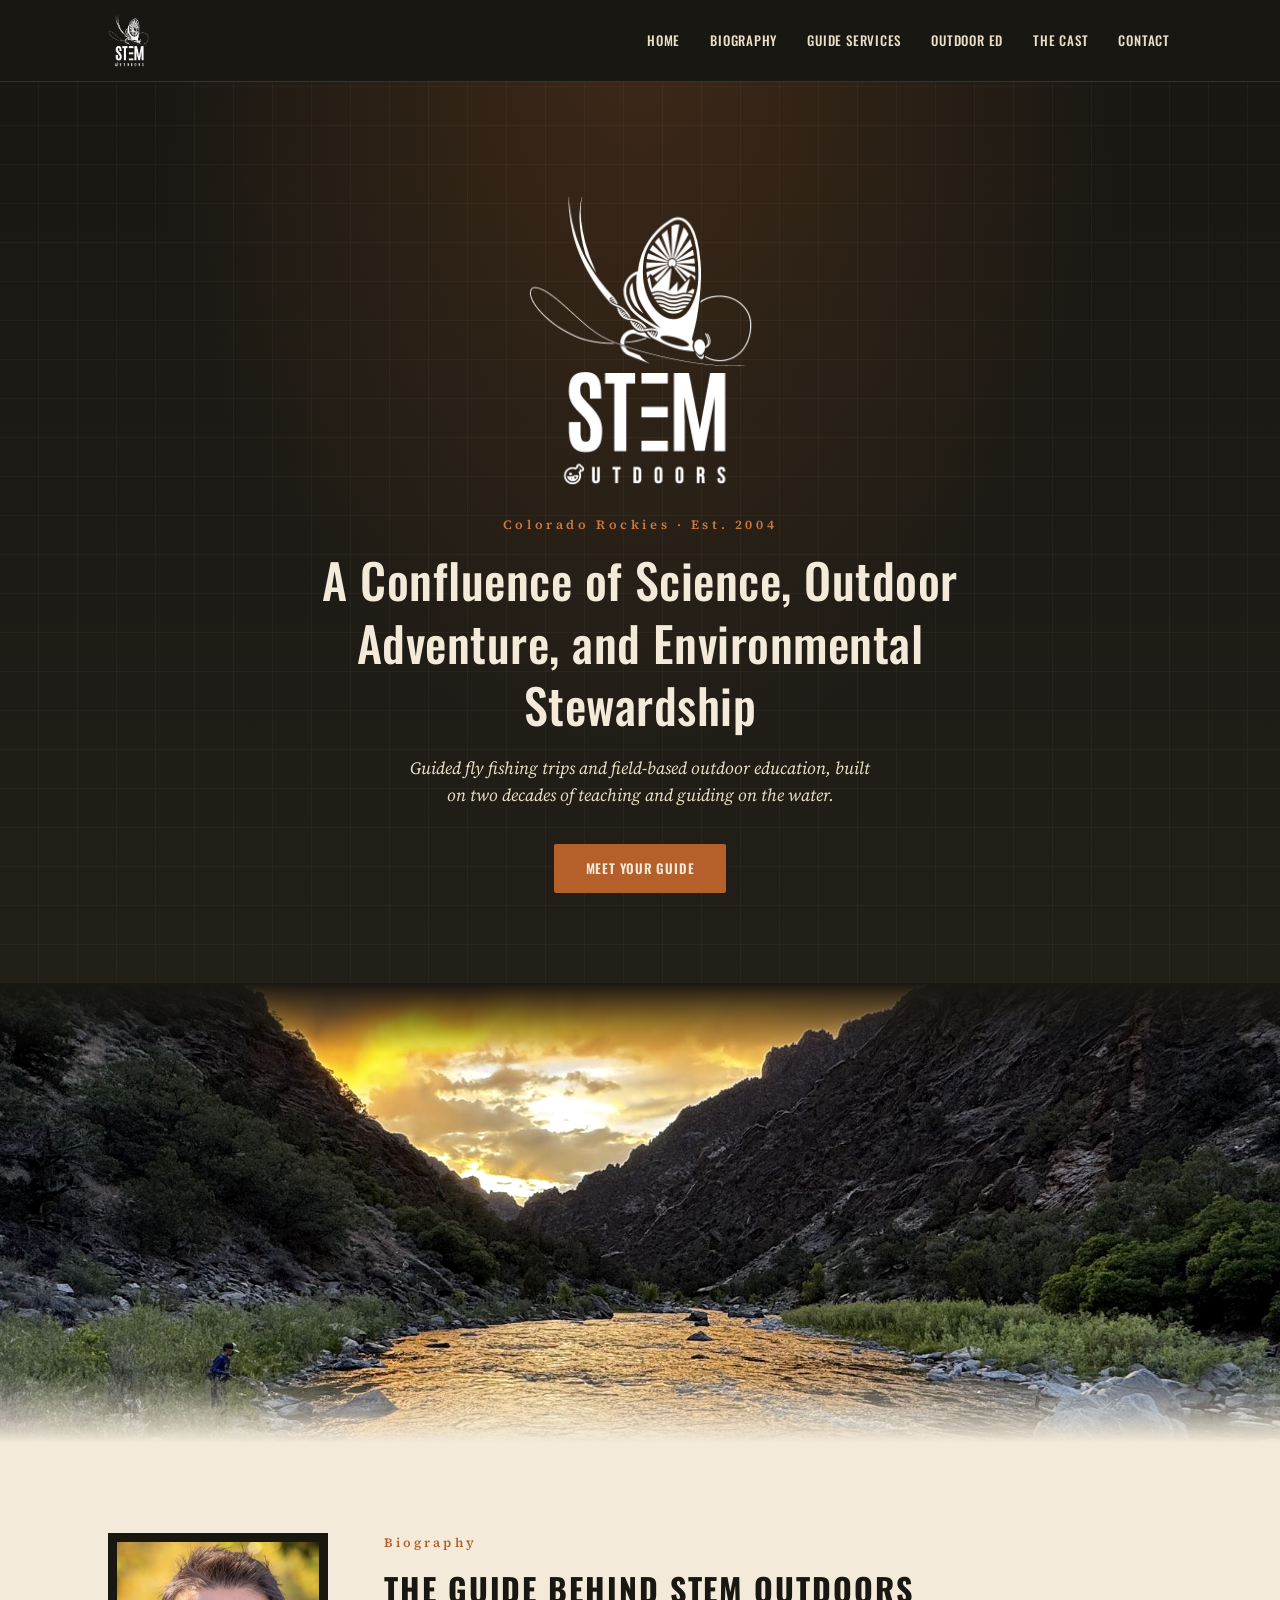
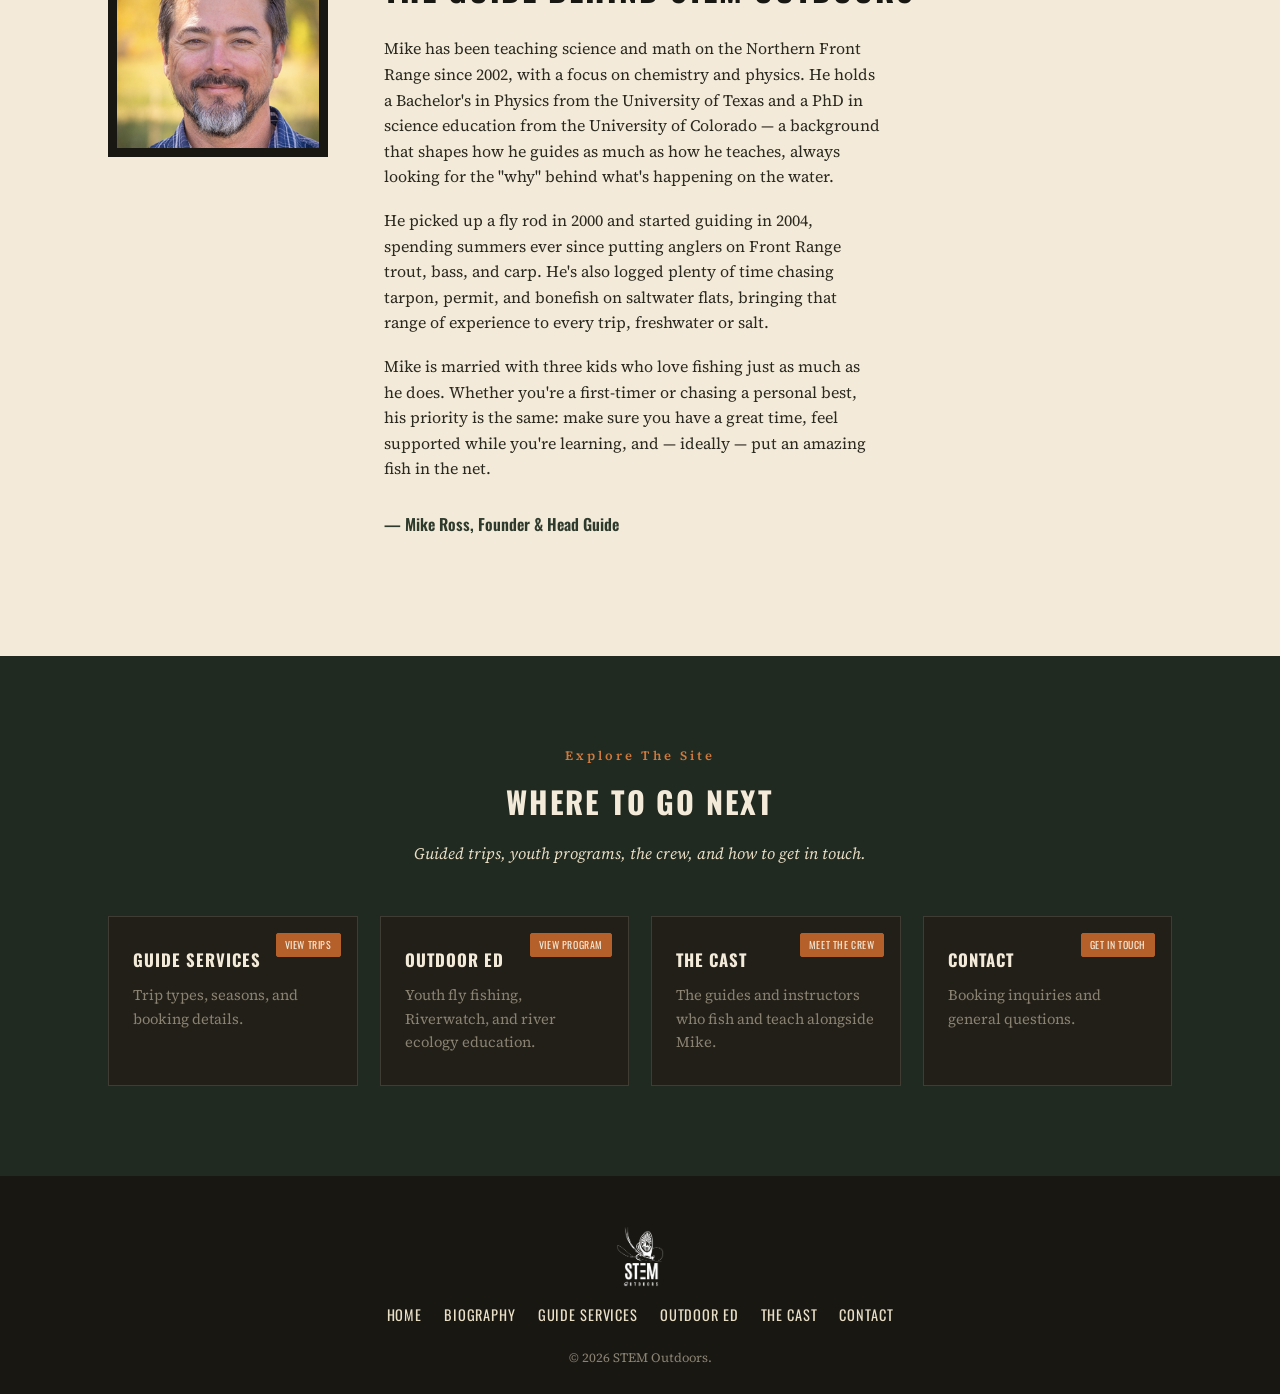
<file: index.html>
<!DOCTYPE html>
<html lang="en">
<head>
<meta charset="UTF-8">
<meta name="viewport" content="width=device-width, initial-scale=1.0">
<title>STEM Outdoors | Guided Fly Fishing &amp; Outdoor Education in Colorado</title>
<meta name="description" content="Guided fly fishing trips and hands-on outdoor education on Colorado's Front Range, led by veteran guide and science teacher Mike Ross.">
<link rel="canonical" href="https://stem-outdoors.com/">
<meta property="og:type" content="website">
<meta property="og:title" content="STEM Outdoors | Guided Fly Fishing &amp; Outdoor Education in Colorado">
<meta property="og:description" content="Guided fly fishing trips and hands-on outdoor education on Colorado's Front Range, led by veteran guide and science teacher Mike Ross.">
<meta property="og:url" content="https://stem-outdoors.com/">
<meta property="og:image" content="https://stem-outdoors.com/assets/CanyonSunset.jpg">
<meta name="twitter:card" content="summary_large_image">
<meta name="twitter:title" content="STEM Outdoors | Guided Fly Fishing &amp; Outdoor Education in Colorado">
<meta name="twitter:description" content="Guided fly fishing trips and hands-on outdoor education on Colorado's Front Range, led by veteran guide and science teacher Mike Ross.">
<meta name="twitter:image" content="https://stem-outdoors.com/assets/CanyonSunset.jpg">
<link rel="preconnect" href="https://fonts.googleapis.com">
<link href="https://fonts.googleapis.com/css2?family=Oswald:wght@400;500;600;700&family=Source+Serif+4:ital,wght@0,400;0,600;1,400&display=swap" rel="stylesheet">
<link rel="stylesheet" href="assets/styles.css">
<script type="application/ld+json">
{
  "@context": "https://schema.org",
  "@graph": [
    {
      "@type": "LocalBusiness",
      "@id": "https://stem-outdoors.com/#business",
      "name": "STEM Outdoors",
      "description": "Guided fly fishing trips and field-based outdoor education on Colorado's Front Range, led by veteran guide and science teacher Mike Ross.",
      "url": "https://stem-outdoors.com/",
      "telephone": "+1-303-709-7105",
      "email": "mike@stem-outdoors.com",
      "image": "https://stem-outdoors.com/assets/CanyonSunset.jpg",
      "logo": "https://stem-outdoors.com/assets/logo-white.png",
      "address": {
        "@type": "PostalAddress",
        "addressRegion": "CO",
        "addressCountry": "US"
      },
      "areaServed": {
        "@type": "Place",
        "name": "Front Range, Colorado"
      },
      "founder": {
        "@type": "Person",
        "name": "Mike Ross",
        "jobTitle": "Founder & Head Guide"
      }
    },
    {
      "@type": "WebSite",
      "@id": "https://stem-outdoors.com/#website",
      "url": "https://stem-outdoors.com/",
      "name": "STEM Outdoors",
      "publisher": { "@id": "https://stem-outdoors.com/#business" }
    }
  ]
}
</script>
</head>
<body>

<header class="site-nav">
  <nav class="nav">
    <a class="brand" href="index.html#home">
      <img src="assets/logo-white.png" alt="STEM Outdoors logo">
    </a>
    <button class="nav-toggle" aria-label="Toggle menu" onclick="document.querySelector('.nav ul').classList.toggle('open')">&#9776;</button>
    <ul>
      <li><a href="index.html#home">Home</a></li>
      <li><a href="index.html#about">Biography</a></li>
      <li><a href="services.html">Guide Services</a></li>
      <li><a href="outdoor-ed.html">Outdoor Ed</a></li>
      <li><a href="the-cast.html">The Cast</a></li>
      <li><a href="contact.html">Contact</a></li>
    </ul>
  </nav>
</header>

<section class="hero" id="home">
  <div class="hero-inner">
    <img class="logo" src="assets/logo-white.png" alt="STEM Outdoors logo">
    <div class="kicker">Colorado Rockies &middot; Est. 2004</div>
    <h1>A Confluence of Science, Outdoor Adventure, and Environmental Stewardship</h1>
    <p>Guided fly fishing trips and field-based outdoor education, built on two decades of teaching and guiding on the water.</p>
    <a class="btn" href="#about">Meet Your Guide</a>
  </div>
</section>

<div class="divider">
  <div class="divider-photo"></div>
</div>

<section class="about" id="about">
  <div class="wrap about-grid">
    <img class="portrait" src="assets/MikePortrait.jpg" alt="Mike Ross, founder and head guide of STEM Outdoors">
    <div>
      <div class="eyebrow">Biography</div>
      <h2>The Guide Behind STEM Outdoors</h2>
      <p>Mike has been teaching science and math on the Northern Front Range since 2002, with a focus on chemistry and physics. He holds a Bachelor's in Physics from the University of Texas and a PhD in science education from the University of Colorado — a background that shapes how he guides as much as how he teaches, always looking for the "why" behind what's happening on the water.</p>
      <p>He picked up a fly rod in 2000 and started guiding in 2004, spending summers ever since putting anglers on Front Range trout, bass, and carp. He's also logged plenty of time chasing tarpon, permit, and bonefish on saltwater flats, bringing that range of experience to every trip, freshwater or salt.</p>
      <p>Mike is married with three kids who love fishing just as much as he does. Whether you're a first-timer or chasing a personal best, his priority is the same: make sure you have a great time, feel supported while you're learning, and — ideally — put an amazing fish in the net.</p>
      <p class="signoff">— Mike Ross, Founder &amp; Head Guide</p>
    </div>
  </div>
</section>

<section class="explore" id="explore">
  <div class="wrap">
    <div class="head">
      <div class="eyebrow">Explore The Site</div>
      <h2>Where To Go Next</h2>
      <p>Guided trips, youth programs, the crew, and how to get in touch.</p>
    </div>
    <div class="cards">
      <a class="card card-link" href="services.html"><span class="tag tag-live">View Trips</span><h3>Guide Services</h3><p>Trip types, seasons, and booking details.</p></a>
      <a class="card card-link" href="outdoor-ed.html"><span class="tag tag-live">View Program</span><h3>Outdoor Ed</h3><p>Youth fly fishing, Riverwatch, and river ecology education.</p></a>
      <a class="card card-link" href="the-cast.html"><span class="tag tag-live">Meet the Crew</span><h3>The Cast</h3><p>The guides and instructors who fish and teach alongside Mike.</p></a>
      <a class="card card-link" href="contact.html"><span class="tag tag-live">Get In Touch</span><h3>Contact</h3><p>Booking inquiries and general questions.</p></a>
    </div>
  </div>
</section>

<footer>
  <img src="assets/logo-white.png" alt="STEM Outdoors logo">
  <div class="foot-links">
    <a href="index.html#home">Home</a>
    <a href="index.html#about">Biography</a>
    <a href="services.html">Guide Services</a>
    <a href="outdoor-ed.html">Outdoor Ed</a>
    <a href="the-cast.html">The Cast</a>
    <a href="contact.html">Contact</a>
  </div>
  <div class="fine">&copy; 2026 STEM Outdoors.</div>
</footer>

</body>
</html>
</file>
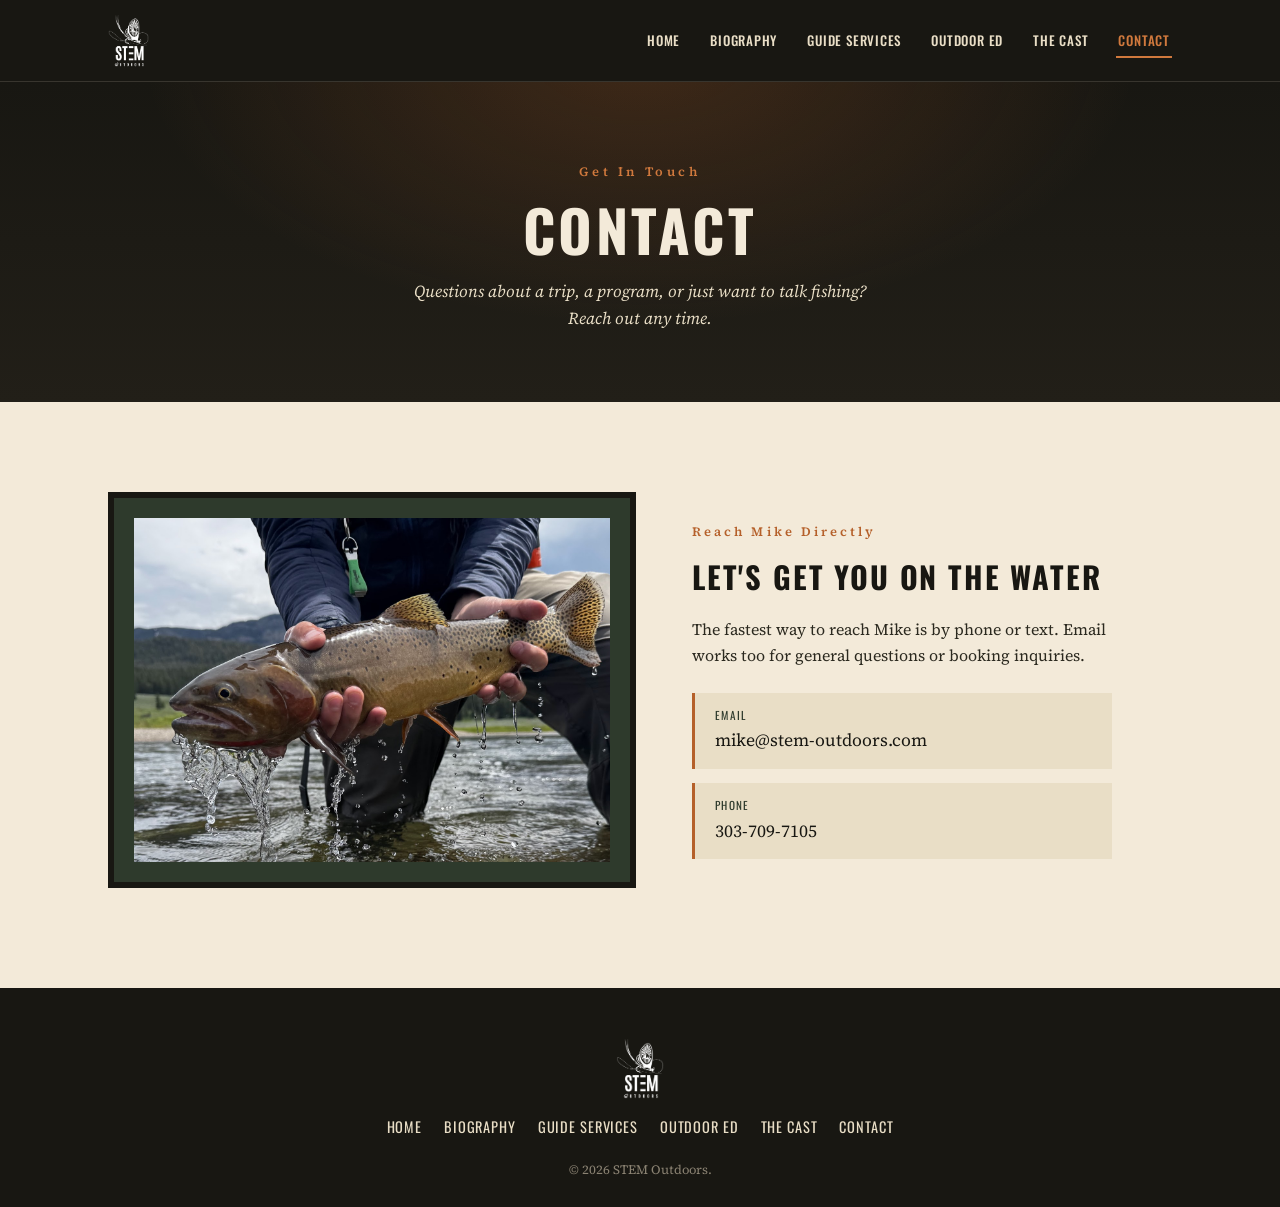
<file: contact.html>
<!DOCTYPE html>
<html lang="en">
<head>
<meta charset="UTF-8">
<meta name="viewport" content="width=device-width, initial-scale=1.0">
<title>Contact | STEM Outdoors Fly Fishing Guide</title>
<meta name="description" content="Get in touch with STEM Outdoors to book a guided fly fishing trip or outdoor education program on Colorado's Front Range.">
<link rel="canonical" href="https://stem-outdoors.com/contact.html">
<meta property="og:type" content="website">
<meta property="og:title" content="Contact | STEM Outdoors Fly Fishing Guide">
<meta property="og:description" content="Get in touch with STEM Outdoors to book a guided fly fishing trip or outdoor education program on Colorado's Front Range.">
<meta property="og:url" content="https://stem-outdoors.com/contact.html">
<meta property="og:image" content="https://stem-outdoors.com/assets/FishDrip.jpg">
<meta name="twitter:card" content="summary_large_image">
<meta name="twitter:title" content="Contact | STEM Outdoors Fly Fishing Guide">
<meta name="twitter:description" content="Get in touch with STEM Outdoors to book a guided fly fishing trip or outdoor education program on Colorado's Front Range.">
<meta name="twitter:image" content="https://stem-outdoors.com/assets/FishDrip.jpg">
<link rel="preconnect" href="https://fonts.googleapis.com">
<link href="https://fonts.googleapis.com/css2?family=Oswald:wght@400;500;600;700&family=Source+Serif+4:ital,wght@0,400;0,600;1,400&display=swap" rel="stylesheet">
<link rel="stylesheet" href="assets/styles.css">
<script type="application/ld+json">
{
  "@context": "https://schema.org",
  "@type": "LocalBusiness",
  "@id": "https://stem-outdoors.com/#business",
  "name": "STEM Outdoors",
  "description": "Guided fly fishing trips and field-based outdoor education on Colorado's Front Range, led by veteran guide and science teacher Mike Ross.",
  "url": "https://stem-outdoors.com/",
  "telephone": "+1-303-709-7105",
  "email": "mike@stem-outdoors.com",
  "image": "https://stem-outdoors.com/assets/CanyonSunset.jpg",
  "logo": "https://stem-outdoors.com/assets/logo-white.png",
  "address": {
    "@type": "PostalAddress",
    "addressRegion": "CO",
    "addressCountry": "US"
  },
  "areaServed": {
    "@type": "Place",
    "name": "Front Range, Colorado"
  },
  "founder": {
    "@type": "Person",
    "name": "Mike Ross",
    "jobTitle": "Founder & Head Guide"
  },
  "contactPoint": {
    "@type": "ContactPoint",
    "telephone": "+1-303-709-7105",
    "email": "mike@stem-outdoors.com",
    "contactType": "customer service",
    "areaServed": "US"
  }
}
</script>
</head>
<body>

<header class="site-nav">
  <nav class="nav">
    <a class="brand" href="index.html#home">
      <img src="assets/logo-white.png" alt="STEM Outdoors logo">
    </a>
    <button class="nav-toggle" aria-label="Toggle menu" onclick="document.querySelector('.nav ul').classList.toggle('open')">&#9776;</button>
    <ul>
      <li><a href="index.html#home">Home</a></li>
      <li><a href="index.html#about">Biography</a></li>
      <li><a href="services.html">Guide Services</a></li>
      <li><a href="outdoor-ed.html">Outdoor Ed</a></li>
      <li><a href="the-cast.html">The Cast</a></li>
      <li><a href="contact.html" class="active">Contact</a></li>
    </ul>
  </nav>
</header>

<section class="page-header">
  <div class="eyebrow">Get In Touch</div>
  <h1>Contact</h1>
  <p>Questions about a trip, a program, or just want to talk fishing?<br>Reach out any time.</p>
</section>

<section class="contact">
  <div class="wrap contact-grid">
    <img class="contact-photo" src="assets/FishDrip.jpg" alt="Cutthroat trout being released back into a Colorado river">
    <div class="contact-info">
      <div class="eyebrow">Reach Mike Directly</div>
      <h2>Let's Get You On The Water</h2>
      <p>The fastest way to reach Mike is by phone or text. Email works too for general questions or booking inquiries.</p>
      <div class="contact-methods">
        <a class="contact-method" href="mailto:mike@stem-outdoors.com">
          <span class="label">Email</span>
          <span class="value">mike@stem-outdoors.com</span>
        </a>
        <a class="contact-method" href="tel:3037097105">
          <span class="label">Phone</span>
          <span class="value">303-709-7105</span>
        </a>
      </div>
    </div>
  </div>
</section>

<footer>
  <img src="assets/logo-white.png" alt="STEM Outdoors logo">
  <div class="foot-links">
    <a href="index.html#home">Home</a>
    <a href="index.html#about">Biography</a>
    <a href="services.html">Guide Services</a>
    <a href="outdoor-ed.html">Outdoor Ed</a>
    <a href="the-cast.html">The Cast</a>
    <a href="contact.html">Contact</a>
  </div>
  <div class="fine">&copy; 2026 STEM Outdoors.</div>
</footer>

</body>
</html>
</file>
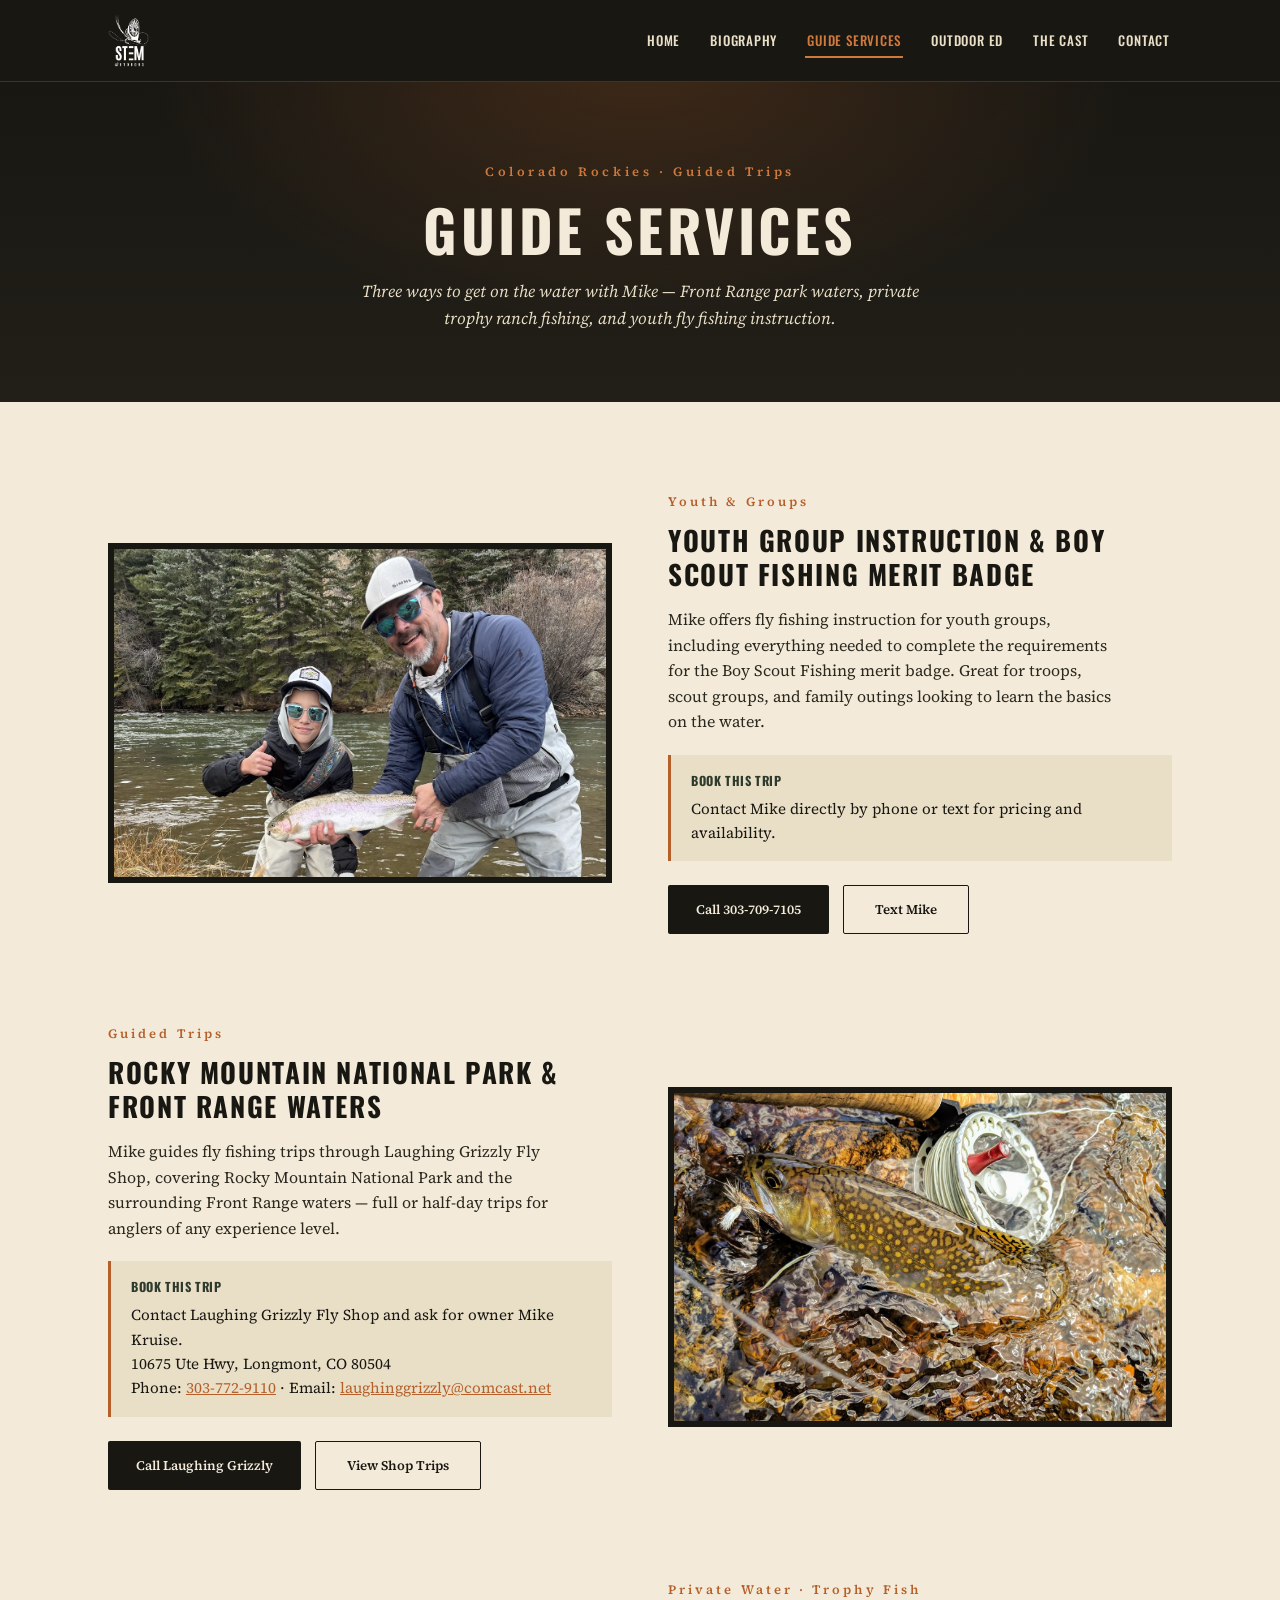
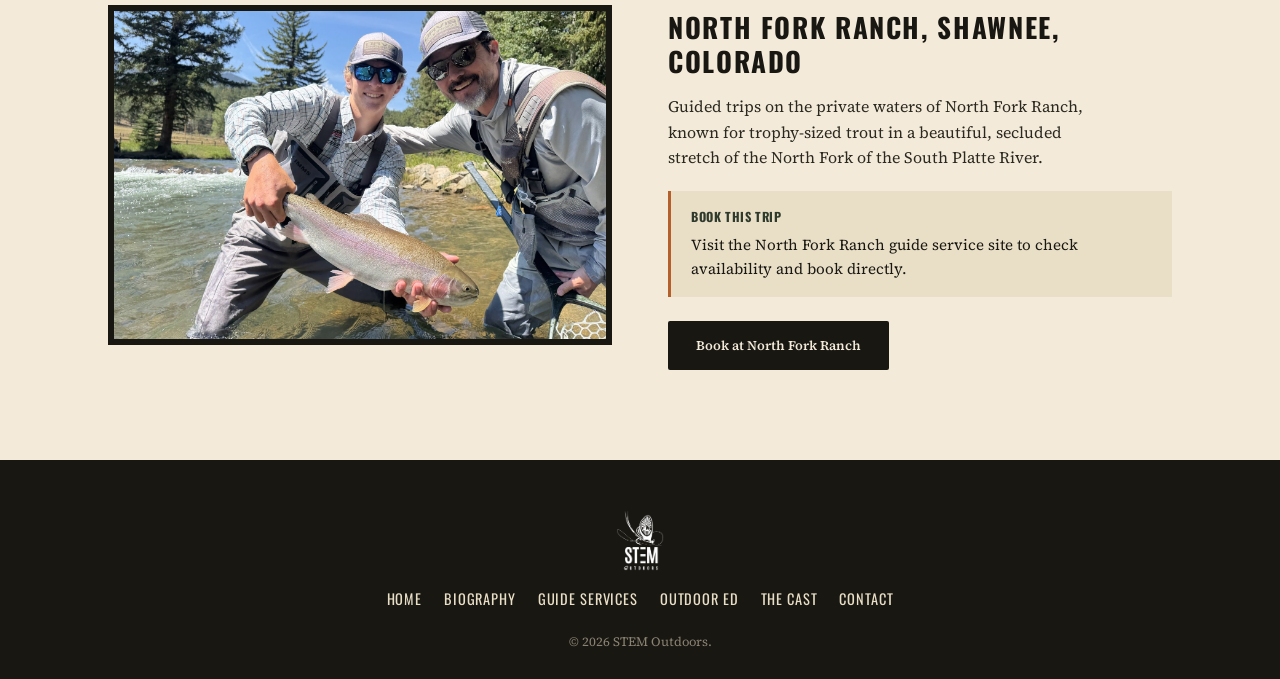
<file: services.html>
<!DOCTYPE html>
<html lang="en">
<head>
<meta charset="UTF-8">
<meta name="viewport" content="width=device-width, initial-scale=1.0">
<title>Guided Fly Fishing Trips in Colorado | STEM Outdoors</title>
<meta name="description" content="Book a guided fly fishing trip in Rocky Mountain National Park, the Front Range, or private trophy water — plus youth fly fishing instruction and Boy Scout merit badge programs.">
<link rel="canonical" href="https://stem-outdoors.com/services.html">
<meta property="og:type" content="website">
<meta property="og:title" content="Guided Fly Fishing Trips in Colorado | STEM Outdoors">
<meta property="og:description" content="Book a guided fly fishing trip in Rocky Mountain National Park, the Front Range, or private trophy water — plus youth fly fishing instruction and Boy Scout merit badge programs.">
<meta property="og:url" content="https://stem-outdoors.com/services.html">
<meta property="og:image" content="https://stem-outdoors.com/assets/RockyMountain.jpg">
<meta name="twitter:card" content="summary_large_image">
<meta name="twitter:title" content="Guided Fly Fishing Trips in Colorado | STEM Outdoors">
<meta name="twitter:description" content="Book a guided fly fishing trip in Rocky Mountain National Park, the Front Range, or private trophy water — plus youth fly fishing instruction and Boy Scout merit badge programs.">
<meta name="twitter:image" content="https://stem-outdoors.com/assets/RockyMountain.jpg">
<link rel="preconnect" href="https://fonts.googleapis.com">
<link href="https://fonts.googleapis.com/css2?family=Oswald:wght@400;500;600;700&family=Source+Serif+4:ital,wght@0,400;0,600;1,400&display=swap" rel="stylesheet">
<link rel="stylesheet" href="assets/styles.css">
<script type="application/ld+json">
{
  "@context": "https://schema.org",
  "@type": "LocalBusiness",
  "@id": "https://stem-outdoors.com/#business",
  "name": "STEM Outdoors",
  "description": "Guided fly fishing trips and field-based outdoor education on Colorado's Front Range, led by veteran guide and science teacher Mike Ross.",
  "url": "https://stem-outdoors.com/",
  "telephone": "+1-303-709-7105",
  "email": "mike@stem-outdoors.com",
  "image": "https://stem-outdoors.com/assets/CanyonSunset.jpg",
  "logo": "https://stem-outdoors.com/assets/logo-white.png",
  "address": {
    "@type": "PostalAddress",
    "addressRegion": "CO",
    "addressCountry": "US"
  },
  "areaServed": {
    "@type": "Place",
    "name": "Front Range, Colorado"
  },
  "founder": {
    "@type": "Person",
    "name": "Mike Ross",
    "jobTitle": "Founder & Head Guide"
  },
  "hasOfferCatalog": {
    "@type": "OfferCatalog",
    "name": "Guided Fly Fishing Trips",
    "itemListElement": [
      {
        "@type": "Offer",
        "itemOffered": {
          "@type": "Service",
          "name": "Youth Group Instruction & Boy Scout Fishing Merit Badge",
          "description": "Fly fishing instruction for youth groups and scout troops, including everything needed to complete the Boy Scout Fishing merit badge."
        }
      },
      {
        "@type": "Offer",
        "itemOffered": {
          "@type": "Service",
          "name": "Rocky Mountain National Park & Front Range Waters",
          "description": "Guided fly fishing trips covering Rocky Mountain National Park and the surrounding Front Range waters, for anglers of any experience level.",
          "areaServed": "Rocky Mountain National Park, Colorado"
        }
      },
      {
        "@type": "Offer",
        "itemOffered": {
          "@type": "Service",
          "name": "North Fork Ranch Private Water Fly Fishing",
          "description": "Guided trips on the private trophy trout waters of North Fork Ranch on the North Fork of the South Platte River in Shawnee, Colorado.",
          "areaServed": "Shawnee, Colorado"
        }
      }
    ]
  }
}
</script>
</head>
<body>

<header class="site-nav">
  <nav class="nav">
    <a class="brand" href="index.html#home">
      <img src="assets/logo-white.png" alt="STEM Outdoors logo">
    </a>
    <button class="nav-toggle" aria-label="Toggle menu" onclick="document.querySelector('.nav ul').classList.toggle('open')">&#9776;</button>
    <ul>
      <li><a href="index.html#home">Home</a></li>
      <li><a href="index.html#about">Biography</a></li>
      <li><a href="services.html" class="active">Guide Services</a></li>
      <li><a href="outdoor-ed.html">Outdoor Ed</a></li>
      <li><a href="the-cast.html">The Cast</a></li>
      <li><a href="contact.html">Contact</a></li>
    </ul>
  </nav>
</header>

<section class="page-header">
  <div class="eyebrow">Colorado Rockies &middot; Guided Trips</div>
  <h1>Guide Services</h1>
  <p>Three ways to get on the water with Mike — Front Range park waters, private trophy ranch fishing, and youth fly fishing instruction.</p>
</section>

<section class="services">
  <div class="wrap">

    <div class="service">
      <div class="service-media">
        <img src="assets/BoyScout.jpg" alt="Youth angler holding a trout with an instructor">
      </div>
      <div class="service-content">
        <div class="eyebrow">Youth &amp; Groups</div>
        <h2>Youth Group Instruction &amp; Boy Scout Fishing Merit Badge</h2>
        <p>Mike offers fly fishing instruction for youth groups, including everything needed to complete the requirements for the Boy Scout Fishing merit badge. Great for troops, scout groups, and family outings looking to learn the basics on the water.</p>
        <div class="booking">
          <strong>Book This Trip</strong>
          Contact Mike directly by phone or text for pricing and availability.
        </div>
        <div class="service-actions">
          <a class="btn-dark" href="tel:3037097105">Call 303-709-7105</a>
          <a class="btn-outline" style="color:var(--charcoal);border-color:var(--charcoal);" href="sms:3037097105">Text Mike</a>
        </div>
      </div>
    </div>

    <div class="service">
      <div class="service-media">
        <img src="assets/RockyMountain.jpg" alt="Brook trout caught on a dry fly next to a fly reel and rod on a Front Range stream">
      </div>
      <div class="service-content">
        <div class="eyebrow">Guided Trips</div>
        <h2>Rocky Mountain National Park &amp; Front Range Waters</h2>
        <p>Mike guides fly fishing trips through Laughing Grizzly Fly Shop, covering Rocky Mountain National Park and the surrounding Front Range waters — full or half-day trips for anglers of any experience level.</p>
        <div class="booking">
          <strong>Book This Trip</strong>
          Contact Laughing Grizzly Fly Shop and ask for owner Mike Kruise.<br>
          10675 Ute Hwy, Longmont, CO 80504<br>
          Phone: <a href="tel:3037729110">303-772-9110</a> &middot;
          Email: <a href="mailto:laughinggrizzly@comcast.net">laughinggrizzly@comcast.net</a>
        </div>
        <div class="service-actions">
          <a class="btn-dark" href="tel:3037729110">Call Laughing Grizzly</a>
          <a class="btn-outline" style="color:var(--charcoal);border-color:var(--charcoal);" href="https://laughinggrizzlyflyshop.com/Trips.html" target="_blank" rel="noopener">View Shop Trips</a>
        </div>
      </div>
    </div>

    <div class="service">
      <div class="service-media">
        <img src="assets/NorthFork.jpg" alt="Anglers holding a large trout at North Fork Ranch">
      </div>
      <div class="service-content">
        <div class="eyebrow">Private Water &middot; Trophy Fish</div>
        <h2>North Fork Ranch, Shawnee, Colorado</h2>
        <p>Guided trips on the private waters of North Fork Ranch, known for trophy-sized trout in a beautiful, secluded stretch of the North Fork of the South Platte River.</p>
        <div class="booking">
          <strong>Book This Trip</strong>
          Visit the North Fork Ranch guide service site to check availability and book directly.
        </div>
        <div class="service-actions">
          <a class="btn-dark" href="https://northforkranchguideservice.com/" target="_blank" rel="noopener">Book at North Fork Ranch</a>
        </div>
      </div>
    </div>

  </div>
</section>

<footer>
  <img src="assets/logo-white.png" alt="STEM Outdoors logo">
  <div class="foot-links">
    <a href="index.html#home">Home</a>
    <a href="index.html#about">Biography</a>
    <a href="services.html">Guide Services</a>
    <a href="outdoor-ed.html">Outdoor Ed</a>
    <a href="the-cast.html">The Cast</a>
    <a href="contact.html">Contact</a>
  </div>
  <div class="fine">&copy; 2026 STEM Outdoors.</div>
</footer>

</body>
</html>
</file>
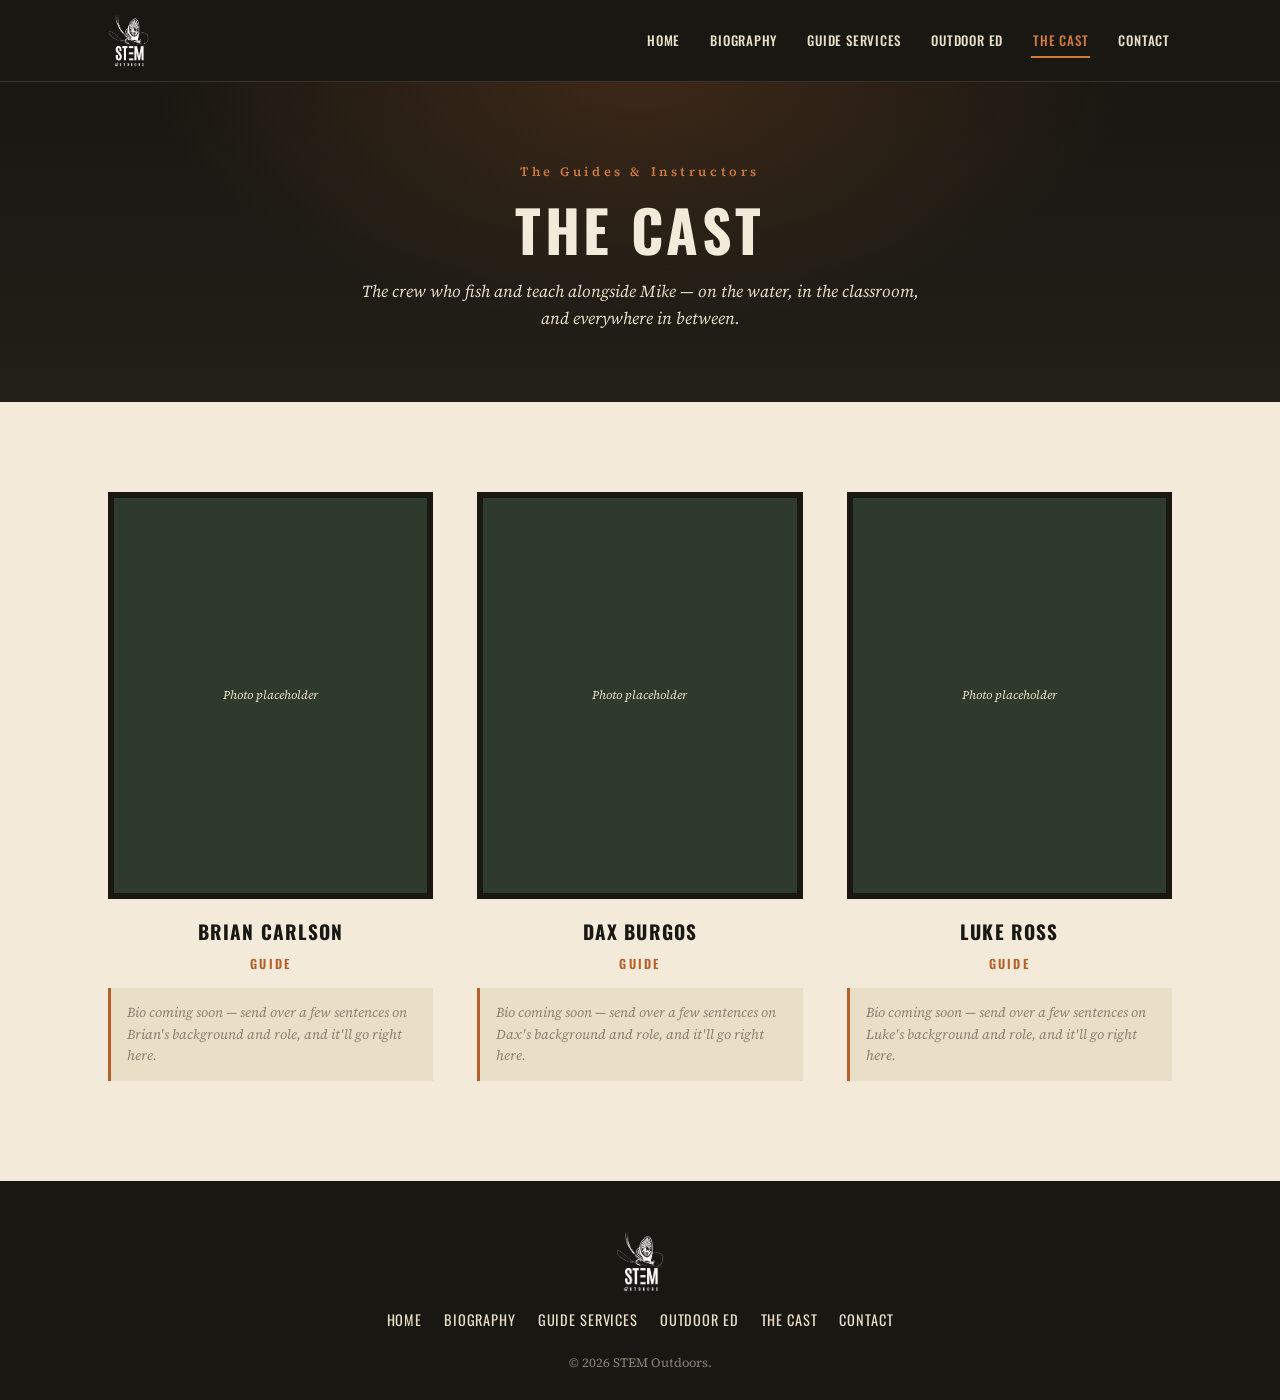
<file: the-cast.html>
<!DOCTYPE html>
<html lang="en">
<head>
<meta charset="UTF-8">
<meta name="viewport" content="width=device-width, initial-scale=1.0">
<title>Meet the Guides &amp; Instructors | STEM Outdoors</title>
<meta name="description" content="Meet the guides and instructors behind STEM Outdoors' Colorado fly fishing trips and outdoor education programs.">
<link rel="canonical" href="https://stem-outdoors.com/the-cast.html">
<meta property="og:type" content="website">
<meta property="og:title" content="Meet the Guides &amp; Instructors | STEM Outdoors">
<meta property="og:description" content="Meet the guides and instructors behind STEM Outdoors' Colorado fly fishing trips and outdoor education programs.">
<meta property="og:url" content="https://stem-outdoors.com/the-cast.html">
<meta property="og:image" content="https://stem-outdoors.com/assets/CanyonSunset.jpg">
<meta name="twitter:card" content="summary_large_image">
<meta name="twitter:title" content="Meet the Guides &amp; Instructors | STEM Outdoors">
<meta name="twitter:description" content="Meet the guides and instructors behind STEM Outdoors' Colorado fly fishing trips and outdoor education programs.">
<meta name="twitter:image" content="https://stem-outdoors.com/assets/CanyonSunset.jpg">
<link rel="preconnect" href="https://fonts.googleapis.com">
<link href="https://fonts.googleapis.com/css2?family=Oswald:wght@400;500;600;700&family=Source+Serif+4:ital,wght@0,400;0,600;1,400&display=swap" rel="stylesheet">
<link rel="stylesheet" href="assets/styles.css">
<script type="application/ld+json">
{
  "@context": "https://schema.org",
  "@type": "LocalBusiness",
  "@id": "https://stem-outdoors.com/#business",
  "name": "STEM Outdoors",
  "description": "Guided fly fishing trips and field-based outdoor education on Colorado's Front Range, led by veteran guide and science teacher Mike Ross.",
  "url": "https://stem-outdoors.com/",
  "telephone": "+1-303-709-7105",
  "email": "mike@stem-outdoors.com",
  "image": "https://stem-outdoors.com/assets/CanyonSunset.jpg",
  "logo": "https://stem-outdoors.com/assets/logo-white.png",
  "address": {
    "@type": "PostalAddress",
    "addressRegion": "CO",
    "addressCountry": "US"
  },
  "areaServed": {
    "@type": "Place",
    "name": "Front Range, Colorado"
  },
  "founder": {
    "@type": "Person",
    "name": "Mike Ross",
    "jobTitle": "Founder & Head Guide"
  }
}
</script>
</head>
<body>

<header class="site-nav">
  <nav class="nav">
    <a class="brand" href="index.html#home">
      <img src="assets/logo-white.png" alt="STEM Outdoors logo">
    </a>
    <button class="nav-toggle" aria-label="Toggle menu" onclick="document.querySelector('.nav ul').classList.toggle('open')">&#9776;</button>
    <ul>
      <li><a href="index.html#home">Home</a></li>
      <li><a href="index.html#about">Biography</a></li>
      <li><a href="services.html">Guide Services</a></li>
      <li><a href="outdoor-ed.html">Outdoor Ed</a></li>
      <li><a href="the-cast.html" class="active">The Cast</a></li>
      <li><a href="contact.html">Contact</a></li>
    </ul>
  </nav>
</header>

<section class="page-header">
  <div class="eyebrow">The Guides &amp; Instructors</div>
  <h1>The Cast</h1>
  <p>The crew who fish and teach alongside Mike — on the water, in the classroom, and everywhere in between.</p>
</section>

<section class="team">
  <div class="wrap team-grid">

    <div class="team-card">
      <div class="team-portrait">Photo placeholder</div>
      <h3>Brian Carlson</h3>
      <div class="role">Guide</div>
      <div class="bio-placeholder">Bio coming soon — send over a few sentences on Brian's background and role, and it'll go right here.</div>
    </div>

    <div class="team-card">
      <div class="team-portrait">Photo placeholder</div>
      <h3>Dax Burgos</h3>
      <div class="role">Guide</div>
      <div class="bio-placeholder">Bio coming soon — send over a few sentences on Dax's background and role, and it'll go right here.</div>
    </div>

    <div class="team-card">
      <div class="team-portrait">Photo placeholder</div>
      <h3>Luke Ross</h3>
      <div class="role">Guide</div>
      <div class="bio-placeholder">Bio coming soon — send over a few sentences on Luke's background and role, and it'll go right here.</div>
    </div>

  </div>
</section>

<footer>
  <img src="assets/logo-white.png" alt="STEM Outdoors logo">
  <div class="foot-links">
    <a href="index.html#home">Home</a>
    <a href="index.html#about">Biography</a>
    <a href="services.html">Guide Services</a>
    <a href="outdoor-ed.html">Outdoor Ed</a>
    <a href="the-cast.html">The Cast</a>
    <a href="contact.html">Contact</a>
  </div>
  <div class="fine">&copy; 2026 STEM Outdoors.</div>
</footer>

</body>
</html>
</file>
<file: assets/styles.css>
:root{
  --charcoal:#181712;
  --charcoal-2:#221f18;
  --pine:#2e3a2c;
  --pine-dark:#212a20;
  --rust:#b5602a;
  --rust-light:#d0793d;
  --cream:#f3ead9;
  --cream-2:#e9dec6;
  --stone:#8a8272;
  --line:rgba(243,234,217,0.14);
}
*{box-sizing:border-box;margin:0;padding:0;}
html{scroll-behavior:smooth;}
body{
  font-family:'Source Serif 4', Georgia, serif;
  background:var(--cream);
  color:var(--charcoal);
  line-height:1.6;
}
h1,h2,h3,.nav a,.btn,.tag,.foot-links a{
  font-family:'Oswald', 'Arial Narrow', sans-serif;
  text-transform:uppercase;
  letter-spacing:0.06em;
}
a{color:inherit;text-decoration:none;}
img{max-width:100%;display:block;}
.wrap{max-width:1120px;margin:0 auto;padding:0 28px;}

/* NAV */
header.site-nav{
  position:sticky;top:0;z-index:50;
  background:var(--charcoal);
  border-bottom:1px solid var(--line);
}
.nav{
  display:flex;align-items:center;justify-content:space-between;
  padding:14px 28px;max-width:1120px;margin:0 auto;
}
.nav .brand{display:flex;align-items:center;gap:12px;}
.nav .brand img{height:53px;width:auto;}
.nav .brand span{color:var(--cream);font-size:0.95rem;font-weight:600;}
.nav ul{display:flex;gap:26px;list-style:none;}
.nav ul a{
  color:var(--cream-2);font-size:0.82rem;font-weight:500;
  padding:6px 2px;border-bottom:2px solid transparent;
  transition:border-color .2s, color .2s;
}
.nav ul a:hover{color:var(--rust-light);border-color:var(--rust-light);}
.nav ul a.active{color:var(--rust-light);border-color:var(--rust-light);}
.nav ul .disabled{opacity:0.45;pointer-events:none;}
.nav-toggle{display:none;background:none;border:0;color:var(--cream);font-size:1.4rem;cursor:pointer;}

@media (max-width:760px){
  .nav ul{
    position:absolute;top:100%;left:0;right:0;
    flex-direction:column;background:var(--charcoal);
    padding:10px 28px 22px;gap:16px;
    display:none;
  }
  .nav ul.open{display:flex;}
  .nav-toggle{display:block;}
}

/* HERO */
.hero{
  position:relative;
  background:
    radial-gradient(ellipse at 50% -10%, rgba(181,96,42,0.25), transparent 55%),
    linear-gradient(180deg, var(--charcoal) 0%, var(--charcoal-2) 100%);
  color:var(--cream);
  padding:110px 28px 90px;
  overflow:hidden;
  text-align:center;
}
.hero::before{
  content:"";
  position:absolute;inset:0;
  background-image:
    repeating-linear-gradient(0deg, transparent 0 38px, rgba(243,234,217,0.035) 38px 39px),
    repeating-linear-gradient(90deg, transparent 0 38px, rgba(243,234,217,0.035) 38px 39px);
  pointer-events:none;
}
.hero-inner{position:relative;z-index:2;max-width:640px;margin:0 auto;}
.hero-inner img.logo{width:231px;margin:0 auto 26px;}
.hero-inner .kicker{
  color:var(--rust-light);font-size:0.8rem;font-weight:600;
  letter-spacing:0.28em;margin-bottom:14px;
}
.hero-inner h1{
  font-size:clamp(1.9rem,4.2vw,3rem);
  color:var(--cream);font-weight:500;line-height:1.3;margin-bottom:18px;
  text-transform:none;letter-spacing:0.01em;
}
.hero-inner p{
  font-family:'Source Serif 4', serif;
  color:var(--cream-2);font-size:1.08rem;font-style:italic;
  max-width:480px;margin:0 auto 34px;
}
.btn{
  display:inline-block;background:var(--rust);color:var(--cream);
  font-size:0.82rem;font-weight:600;padding:14px 32px;
  border-radius:2px;transition:background .2s;
}
.btn:hover{background:var(--rust-light);}
.btn-outline{
  display:inline-block;background:transparent;color:var(--cream);
  border:1px solid var(--cream-2);
  font-size:0.82rem;font-weight:600;padding:13px 31px;
  border-radius:2px;transition:background .2s, color .2s;
}
.btn-outline:hover{background:var(--cream-2);color:var(--charcoal);}

/* Page header (secondary pages, shorter than home hero) */
.page-header{
  position:relative;
  background:
    radial-gradient(ellipse at 50% -10%, rgba(181,96,42,0.25), transparent 55%),
    linear-gradient(180deg, var(--charcoal) 0%, var(--charcoal-2) 100%);
  color:var(--cream);
  padding:80px 28px 70px;
  text-align:center;
}
.page-header .eyebrow{
  color:var(--rust-light);font-size:0.8rem;font-weight:600;
  letter-spacing:0.28em;margin-bottom:14px;
}
.page-header h1{
  font-size:clamp(2.4rem,5.4vw,3.6rem);
  color:var(--cream);font-weight:700;line-height:1.15;margin-bottom:16px;
}
.page-header p{
  font-family:'Source Serif 4', serif;
  color:var(--cream-2);font-size:1.05rem;font-style:italic;
  max-width:560px;margin:0 auto;
}

/* mountain photo divider */
.divider{position:relative;height:460px;overflow:hidden;background:var(--charcoal);}
.divider-photo{
  position:absolute;inset:-2%;
  background-image:url('CanyonSunset.jpg');
  background-size:cover;background-position:center 25%;
  filter:contrast(1.03) brightness(1.02);
}
.divider::before{
  content:"";position:absolute;top:0;left:0;right:0;height:70px;z-index:2;
  background:linear-gradient(to bottom, var(--charcoal), transparent);
}
.divider::after{
  content:"";position:absolute;bottom:0;left:0;right:0;height:70px;z-index:2;
  background:linear-gradient(to top, var(--cream), transparent);
}
.divider-credit{
  position:absolute;bottom:10px;right:16px;z-index:3;
  font-family:'Oswald',sans-serif;text-transform:none;letter-spacing:0.02em;
  font-size:0.62rem;color:rgba(243,234,217,0.85);
  background:rgba(0,0,0,0.35);padding:4px 9px;border-radius:2px;
}
.divider-credit:hover{color:var(--rust-light);}
@media (max-width:700px){
  .divider{height:300px;}
}

/* ABOUT / BIO */
.about{
  background:var(--cream);
  padding:90px 28px 100px;
}
.about-grid{
  display:grid;grid-template-columns:220px 1fr;gap:56px;align-items:start;
}
.portrait{
  border:9px solid var(--charcoal);
  width:100%;height:auto;display:block;
}
.about .eyebrow{
  color:var(--rust);font-size:0.8rem;font-weight:600;
  letter-spacing:0.24em;margin-bottom:10px;
}
.about h2{
  font-size:2rem;color:var(--charcoal);margin-bottom:22px;
}
.about .draft-note{
  display:inline-block;background:var(--cream-2);color:var(--stone);
  font-family:'Source Serif 4',serif;font-style:italic;font-size:0.88rem;
  padding:10px 16px;border-left:3px solid var(--rust);margin-bottom:26px;
}
.about p{margin-bottom:18px;max-width:62ch;color:#2b291f;}
.about .signoff{
  margin-top:30px;font-family:'Oswald',sans-serif;text-transform:none;
  letter-spacing:normal;font-weight:600;color:var(--pine);
}
@media (max-width:700px){
  .about-grid{grid-template-columns:1fr;}
  .portrait{max-width:220px;}
}

/* EXPLORE / PLACEHOLDER PAGES */
.explore{
  background:var(--pine-dark);
  color:var(--cream);
  padding:90px 28px;
}
.explore .head{text-align:center;max-width:600px;margin:0 auto 50px;}
.explore .eyebrow{
  color:var(--rust-light);font-size:0.8rem;font-weight:600;letter-spacing:0.24em;margin-bottom:12px;
}
.explore h2{font-size:1.9rem;margin-bottom:14px;}
.explore .head p{font-family:'Source Serif 4',serif;color:var(--cream-2);font-style:italic;}
.cards{
  display:grid;grid-template-columns:repeat(auto-fit,minmax(220px,1fr));gap:22px;
}
.card{
  background:var(--charcoal-2);
  border:1px solid var(--line);
  padding:30px 24px;
  position:relative;
}
.card.card-link{display:block;transition:border-color .2s, transform .2s;}
.card.card-link:hover{border-color:var(--rust-light);transform:translateY(-2px);}
.card .tag{
  position:absolute;top:16px;right:16px;
  font-size:0.62rem;color:var(--rust-light);
  border:1px solid var(--rust-light);padding:3px 8px;border-radius:2px;
}
.card .tag.tag-live{color:var(--cream);background:var(--rust);border-color:var(--rust);}
.card h3{font-size:1.05rem;color:var(--cream);margin-bottom:10px;}
.card p{font-family:'Source Serif 4',serif;font-size:0.92rem;color:var(--stone);text-transform:none;letter-spacing:normal;}

/* SERVICES PAGE */
.services{
  background:var(--cream);
  padding:90px 28px;
}
.service{
  display:grid;grid-template-columns:1fr 1fr;gap:56px;align-items:center;
  margin-bottom:90px;
}
.service:last-child{margin-bottom:0;}
.service:nth-child(even) .service-media{order:2;}
.service:nth-child(even) .service-content{order:1;}
.service-media img{
  width:100%;height:340px;object-fit:cover;
  border:6px solid var(--charcoal);
}
.service-content .eyebrow{
  color:var(--rust);font-size:0.8rem;font-weight:600;
  letter-spacing:0.24em;margin-bottom:10px;
}
.service-content h2{font-size:1.7rem;color:var(--charcoal);margin-bottom:16px;line-height:1.25;}
.service-content p{margin-bottom:16px;max-width:56ch;color:#2b291f;}
.service-content .booking{
  background:var(--cream-2);border-left:3px solid var(--rust);
  padding:16px 20px;margin:20px 0 24px;font-size:0.95rem;
}
.service-content .booking strong{display:block;font-family:'Oswald',sans-serif;text-transform:uppercase;letter-spacing:0.05em;font-size:0.78rem;color:var(--pine);margin-bottom:6px;}
.service-content .booking a{color:var(--rust);text-decoration:underline;}
.service-actions{display:flex;gap:14px;flex-wrap:wrap;}
.btn-dark{
  display:inline-block;background:var(--charcoal);color:var(--cream);
  font-size:0.82rem;font-weight:600;padding:14px 28px;
  border-radius:2px;transition:background .2s;
}
.btn-dark:hover{background:var(--pine);}
@media (max-width:820px){
  .service{grid-template-columns:1fr;gap:24px;}
  .service:nth-child(even) .service-media{order:0;}
  .service:nth-child(even) .service-content{order:0;}
  .service-media img{height:260px;}
}
.service-media-grid{
  display:grid;grid-template-columns:1fr 1fr;gap:6px;
  border:6px solid var(--charcoal);background:var(--charcoal);
}
.service-media-grid img,.service-media-grid video{width:100%;height:167px;object-fit:cover;display:block;background:#000;min-width:0;}
.service-media-grid:has(video){grid-template-columns:1fr;gap:8px;}
.service-media-grid video{height:auto;max-height:220px;aspect-ratio:16/9;min-width:0;}
@media (max-width:820px){
  .service-media-grid img{height:130px;}
  .service-media-grid video{max-height:200px;}
}
.photo-slideshow{
  position:relative;width:100%;height:340px;
  border:6px solid var(--charcoal);overflow:hidden;background:var(--charcoal);
}
.photo-slideshow img{
  position:absolute;inset:0;width:100%;height:100%;object-fit:cover;
  opacity:0;animation:photo-slideshow-fade 12s infinite;
}
.photo-slideshow img:nth-child(1){animation-delay:0s;}
.photo-slideshow img:nth-child(2){animation-delay:3s;}
.photo-slideshow img:nth-child(3){animation-delay:6s;object-position:center 15%;}
.photo-slideshow img:nth-child(4){animation-delay:9s;}
@keyframes photo-slideshow-fade{
  0%{opacity:0;}
  3%{opacity:1;}
  22%{opacity:1;}
  25%{opacity:0;}
  100%{opacity:0;}
}
@media (max-width:820px){
  .photo-slideshow{height:260px;}
}
.media-placeholder{
  width:100%;height:340px;
  background:var(--pine);border:6px solid var(--charcoal);
  display:flex;align-items:center;justify-content:center;
  color:var(--cream-2);font-size:0.8rem;text-align:center;padding:20px;
  font-family:'Source Serif 4',serif;font-style:italic;
}
@media (max-width:820px){
  .media-placeholder{height:260px;}
}
.service-content .highlight{
  background:var(--cream-2);border-left:3px solid var(--rust);
  padding:14px 20px;margin:18px 0 24px;font-size:0.88rem;
  font-family:'Source Serif 4',serif;font-style:italic;color:#3a3728;
}
.service-content .link-out{color:var(--rust);text-decoration:underline;font-style:normal;}

/* THE CAST / TEAM PAGE */
.team{
  background:var(--cream);
  padding:90px 28px 100px;
}
.team-grid{
  display:grid;grid-template-columns:repeat(3,1fr);gap:44px;
}
.team-card{text-align:center;}
.team-portrait{
  aspect-ratio:4/5;
  background:var(--pine);
  border:6px solid var(--charcoal);
  display:flex;align-items:center;justify-content:center;
  color:var(--cream-2);font-size:0.75rem;text-align:center;padding:16px;
  margin-bottom:18px;
  font-family:'Source Serif 4',serif;font-style:italic;
}
.team-card h3{font-size:1.2rem;color:var(--charcoal);margin-bottom:6px;}
.team-card .role{
  color:var(--rust);font-size:0.78rem;font-weight:600;
  letter-spacing:0.18em;text-transform:uppercase;font-family:'Oswald',sans-serif;
  margin-bottom:14px;
}
.team-card .bio-placeholder{
  background:var(--cream-2);color:var(--stone);
  font-family:'Source Serif 4',serif;font-style:italic;font-size:0.85rem;
  padding:14px 16px;border-left:3px solid var(--rust);text-align:left;
}
@media (max-width:820px){
  .team-grid{grid-template-columns:1fr;gap:36px;}
  .team-portrait{max-width:260px;margin-left:auto;margin-right:auto;}
}

/* CONTACT PAGE */
.contact{
  background:var(--cream);
  padding:90px 28px 100px;
}
.contact-grid{
  display:grid;grid-template-columns:1.1fr 1fr;gap:56px;align-items:center;
}
.contact-photo{
  aspect-ratio:4/3;
  width:100%;
  background:var(--pine);
  border:6px solid var(--charcoal);
  display:flex;align-items:center;justify-content:center;
  color:var(--cream-2);font-size:0.8rem;text-align:center;padding:20px;
  font-family:'Source Serif 4',serif;font-style:italic;
  object-fit:cover;
}
.contact-info .eyebrow{
  color:var(--rust);font-size:0.8rem;font-weight:600;
  letter-spacing:0.24em;margin-bottom:10px;
}
.contact-info h2{font-size:1.9rem;color:var(--charcoal);margin-bottom:16px;}
.contact-info p{margin-bottom:24px;max-width:52ch;color:#2b291f;}
.contact-methods{display:flex;flex-direction:column;gap:14px;max-width:420px;}
.contact-method{
  display:flex;flex-direction:column;gap:2px;
  background:var(--cream-2);border-left:3px solid var(--rust);
  padding:14px 20px;transition:background .2s;
}
.contact-method:hover{background:#e0d4b8;}
.contact-method .label{
  font-family:'Oswald',sans-serif;text-transform:uppercase;letter-spacing:0.12em;
  font-size:0.7rem;color:var(--pine);
}
.contact-method .value{font-family:'Source Serif 4',serif;font-size:1.1rem;color:var(--charcoal);}
@media (max-width:700px){
  .contact-grid{grid-template-columns:1fr;}
  .contact-photo{max-width:280px;margin:0 auto;}
}

/* FOOTER */
footer{
  background:var(--charcoal);color:var(--cream-2);
  padding:50px 28px 26px;text-align:center;
}
footer img{height:61px;margin:0 auto 16px;}
footer .foot-links{display:flex;justify-content:center;gap:22px;margin-bottom:22px;flex-wrap:wrap;}
footer .foot-links a{font-size:0.9rem;color:var(--cream-2);}
footer .foot-links a:hover{color:var(--rust-light);}
footer .fine{font-family:'Source Serif 4',serif;text-transform:none;letter-spacing:normal;font-size:0.8rem;color:var(--stone);}
</file>
